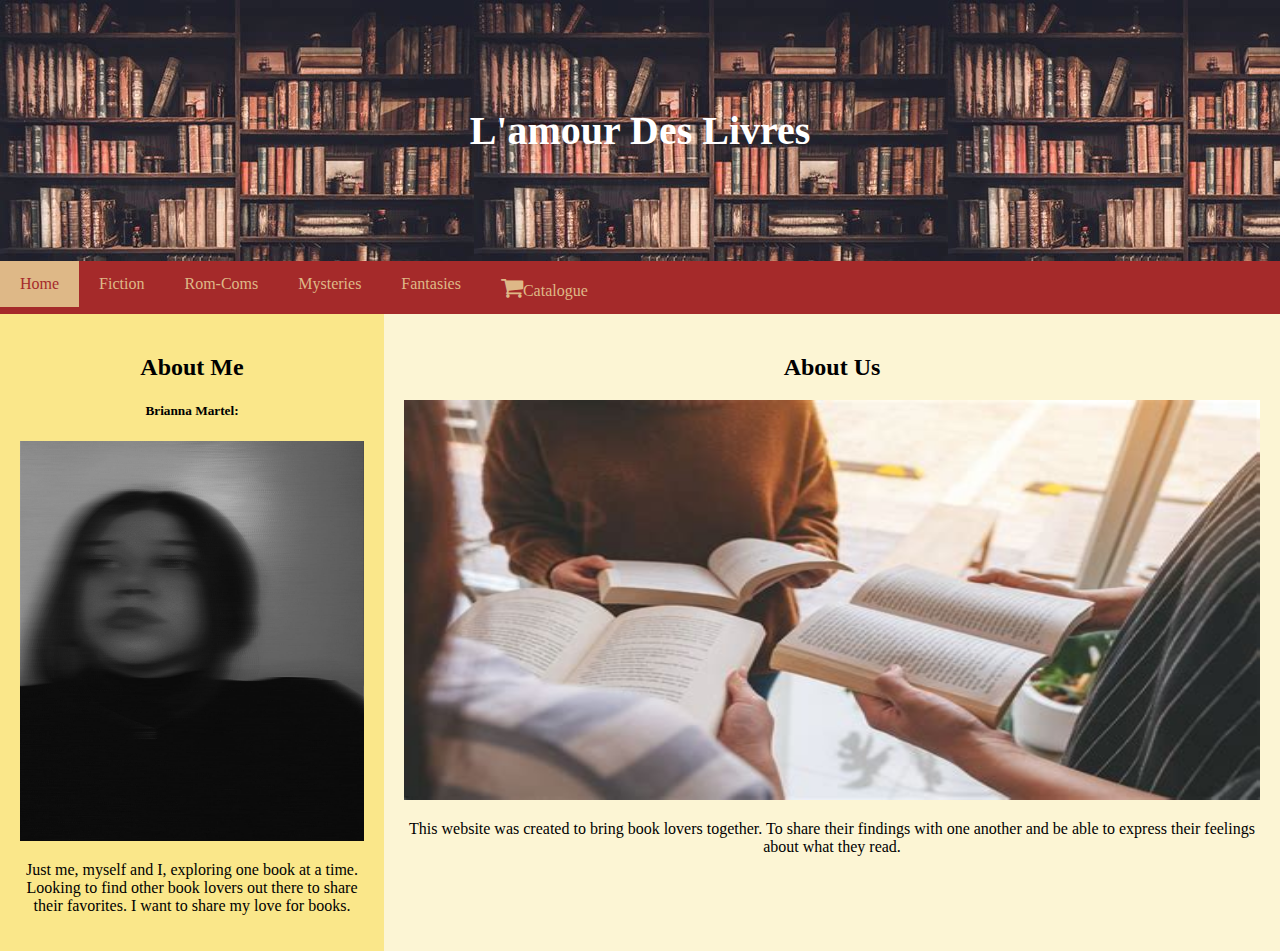
<file: index.html>
<!DOCTYPE html>
<html lang="en">
<head>
<title>Homepage</title>
<meta charset="UTF-8">
<meta name="viewport" content="width=device-width, initial-scale=1">
<link rel="stylesheet" href="https://cdnjs.cloudflare.com/ajax/libs/font-awesome/4.6.3/css/font-awesome.min.css">
<style>
* {
  box-sizing: border-box;
}

body {
  font-family: 'Times New Roman', Times, serif;
  margin: 0;
}

.header {
  padding: 80px;
  text-align: center;
  background-image: url(imgs/books.jpg);
  color: white;
}


.header h1 {
  font-size: 40px;
}

.navbar {
  overflow: hidden;
  background-color: brown;
  position: sticky;
  position: -webkit-sticky;
  top: 0;
}

.navbar a {
  float: left;
  display: block;
  color: burlywood;
  text-align: center;
  padding: 14px 20px;
  text-decoration: none;
}


.navbar a.right {
  float: right;
}


.navbar a:hover {
  background-color: #fdf7e9;
  color: black;
}


.navbar a.active {
  background-color: burlywood;
  color: brown;
}


.row {  
  display: -ms-flexbox; 
  display: flex;
  -ms-flex-wrap: wrap;
  flex-wrap: wrap;
}

.side {
  -ms-flex: 30%; 
  flex: 30%;
  background-color:rgb(250, 231, 138);
  padding: 20px;
  text-align: center;
}


.main {   
  -ms-flex: 70%; 
  flex: 70%;
  background-color:rgb(252, 245, 212);
  padding: 20px;
  text-align: center;
}




@media screen and (max-width: 700px) {
  .row {   
    flex-direction: column;
  }
}

@media screen and (max-width: 400px) {
  .navbar a {
    float: none;
    width: 100%;
  }
}
</style>
</head>
<body>

<div class="header">
  <h1>L'amour Des Livres</h1>
 </div>

<div class="navbar">
  <a href="index.html" class="active">Home</a>
  <a href="page2.html">Fiction</a>
  <a href="page3.html">Rom-Coms</a>
  <a href="page4.html">Mysteries</a>
  <a href="page5.html">Fantasies</a>
  <a href="page6.html"><i style="font-size:24px" class="fa">&#xf07a;</i>Catalogue</a>
</div>

<div class="row">
  <div class="side">
    <h2>About Me</h2>
    <h5>Brianna Martel:</h5>
    <img src="imgs/IMG_2675.png" alt="wd" style="width:100%;height:400px;">
    <p>Just me, myself and I, exploring one book at a time. Looking to find other book lovers out there to share their favorites. I want to share my love for books.</p>
  </div>
  <div class="main">
    <h2>About Us</h2>
    <img src="imgs/btalk.jpg" alt="tk" style="width:100%; height:400px;">
    <p>This website was created to bring book lovers together. To share their findings with one another and be able to express their feelings about what they read.</p>
  
    <br>
   </div>
</div>

</body>
</html>
</file>
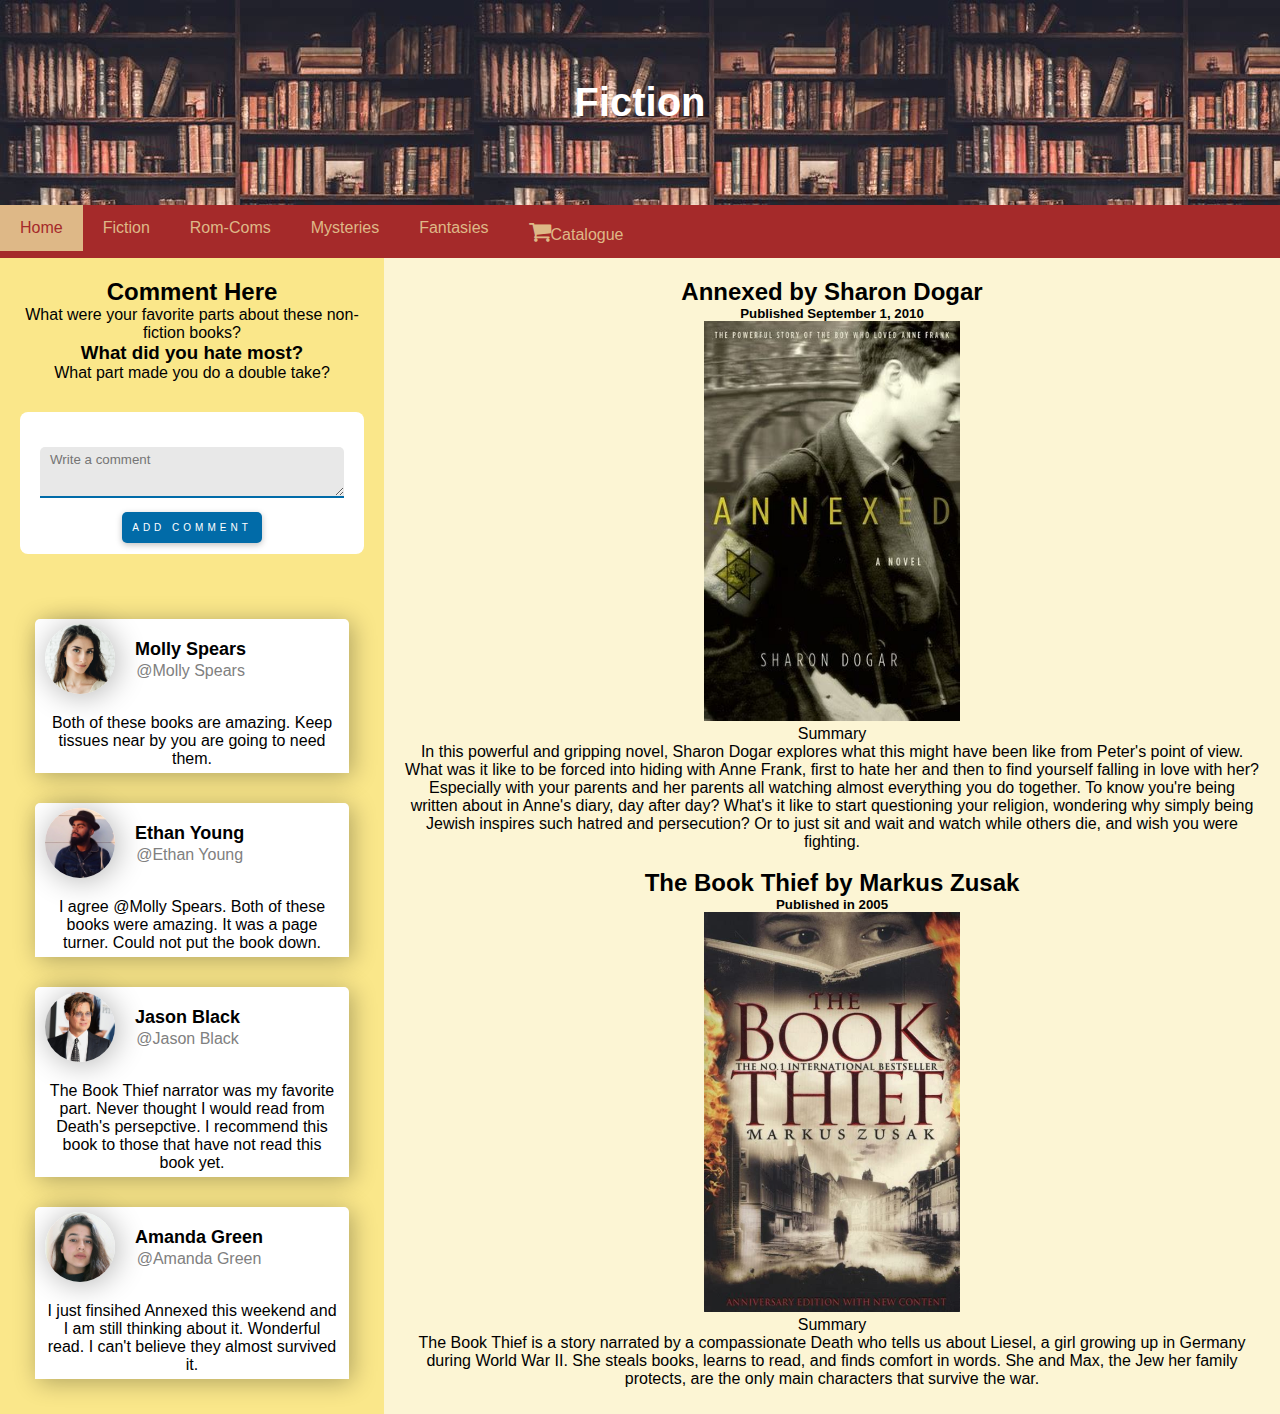
<file: page2.html>
<!DOCTYPE html>
<html lang="en">
<head>
<title>Fiction</title>
<meta charset="UTF-8">
<meta name="viewport" content="width=device-width, initial-scale=1">
<link rel="stylesheet" href="index.css">
<link rel="stylesheet" href="comment.css">
<link rel="stylesheet" href="style.css">
<link rel="stylesheet" href="https://cdnjs.cloudflare.com/ajax/libs/font-awesome/4.6.3/css/font-awesome.min.css">
</head>
<body>
    <div class="header">
        <h1>Fiction</h1>
    </div>
    <div class="navbar">
        <a href="index.html" class="active">Home</a> <a href="page2.html">Fiction</a> <a href="page3.html">Rom-Coms</a> <a href="page4.html">Mysteries</a> <a href="page5.html">Fantasies</a> <a href="page6.html"><i style="font-size:24px" class="fa">&#xf07a;</i>Catalogue</a>
      </div>
      <div class="row">
        <div class="side">
            <h2>Comment Here</h2>
          <p>What were your favorite parts about these non-fiction books?</p>
          <h3>What did you hate most?</h3>
          <p>What part made you do a double take?</p>
            <div id="app">
                <div class="container">
                  <div class="row">
                    <div class="col-6">
                      <div class="comment">
                      </div>
                    </div>
                  </div>
                  <div class="row">
                    <div class="col-6">
                  <textarea class="input" placeholder="Write a comment" ></textarea>
                      <button class='primaryContained float-right' type="submit">Add Comment</button>
                    </div>
                  </div>
                </div>
            </div>
              <div class="main-box">
                <div class="full-boxer">
                    <div class="comment-box">
                        <div class="box-top">
                            <div class="Profile">
                                <div class="profile-image">
                                    <img src="imgs/1.jpg" alt="kk">
                                </div>
                                <div class="Name">
                                    <strong>Molly Spears</strong>
                                    <span>@Molly Spears</span>
                                </div>
                            </div>
                        </div>
                        <div class="comment">
                            <p> Both of these books are amazing. Keep tissues near by you are going to need them.</p>
                        </div>
                    </div>
        
                    <div class="comment-box">
                        <div class="box-top">
                            <div class="Profile">
                                <div class="profile-image">
                                    <img src="imgs/a.jpg" alt="kk">
                                </div>
                                <div class="Name">
                                    <strong>Ethan Young</strong>
                                    <span>@Ethan Young</span>
                                </div>
                            </div>
                        </div>
                        <div class="comment">
                            <p> I agree @Molly Spears. Both of these books were amazing. It was a page turner. Could not put the book down.</p> 
                        </div>
                    </div>
        
                    <div class="comment-box">
                        <div class="box-top">
                            <div class="Profile">
                                <div class="profile-image">
                                    <img src="imgs/b.jpg" alt="kk">
                                </div>
                                <div class="Name">
                                    <strong>Jason Black</strong>
                                    <span>@Jason Black</span>
                                </div>
                            </div>
                        </div>
                        <div class="comment">
                            <p> The Book Thief narrator was my favorite part. Never thought I would read from Death's persepctive. I recommend this book to those that have not read this book yet.</p>
                        </div>
                    </div>
        
                    <div class="comment-box">
                        <div class="box-top">
                            <div class="Profile">
                                <div class="profile-image">
                                    <img src="imgs/2.jpg" alt="kk">
                                </div>
                                <div class="Name">
                                    <strong>Amanda Green</strong>
                                    <span>@Amanda Green</span>
                                </div>
                            </div>
                        </div>
                        <div class="comment">
                            <p>
                                I just finsihed Annexed this weekend and I am still thinking about it. Wonderful read. I can't believe they almost survived it.
                            </p>
                        </div>
                    </div>
                </div>
            </div>
        </div>
       <div class="main">
    <h2>Annexed by Sharon Dogar</h2>
    <h5>Published September 1, 2010</h5>
    <img src="imgs/annexed.jpg" alt="" style="width:30%;height:400px;">
    <p>Summary</p>
    <p>In this powerful and gripping novel, Sharon Dogar explores what this might have been like from Peter's point of view. What was it like to be forced into hiding with Anne Frank, first to hate her and then to find yourself falling in love with her? Especially with your parents and her parents all watching almost everything you do together. To know you're being written about in Anne's diary, day after day? What's it like to start questioning your religion, wondering why simply being Jewish inspires such hatred and persecution? Or to just sit and wait and watch while others die, and wish you were fighting.</p>
    <br>
    <h2>The Book Thief by Markus Zusak</h2>
    <h5>Published in 2005</h5>
    <img src="imgs/book_thief.jpg" alt="" style="width:30%;height:400px;">
    <p>Summary</p>
    <p>The Book Thief is a story narrated by a compassionate Death who tells us about Liesel, a girl growing up in Germany during World War II. She steals books, learns to read, and finds comfort in words. She and Max, the Jew her family protects, are the only main characters that survive the war.</p>
  </div>
</div>
</file>
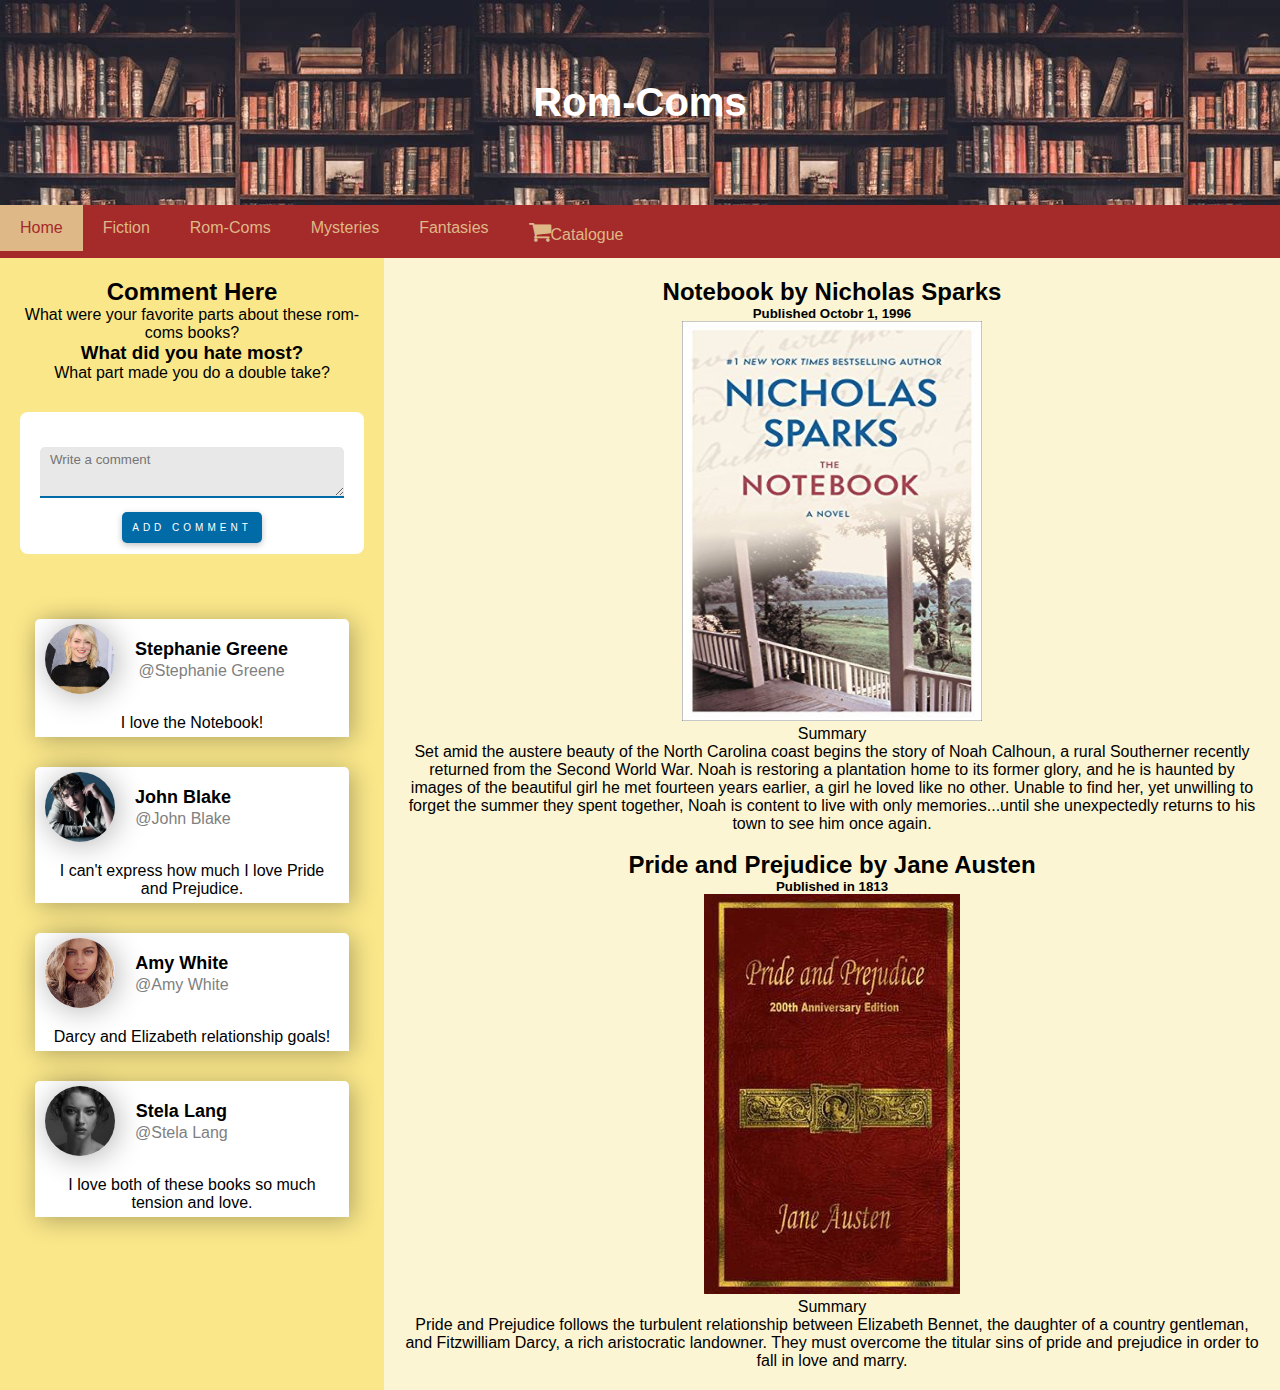
<file: page3.html>
<!DOCTYPE html>
<html lang="en">
<head>
<title>Rom-Coms</title>
<meta charset="UTF-8">
<meta name="viewport" content="width=device-width, initial-scale=1">
<link rel="stylesheet" href="index.css">
<link rel="stylesheet" href="comment.css">
<link rel="stylesheet" href="style.css">
<link rel="stylesheet" href="https://cdnjs.cloudflare.com/ajax/libs/font-awesome/4.6.3/css/font-awesome.min.css">
</head>
<body>
    <div class="header">
        <h1>Rom-Coms</h1>
    </div>
    <div class="navbar">
        <a href="index.html" class="active">Home</a> <a href="page2.html">Fiction</a> <a href="page3.html">Rom-Coms</a> <a href="page4.html">Mysteries</a> <a href="page5.html">Fantasies</a> <a href="page6.html"><i style="font-size:24px" class="fa">&#xf07a;</i>Catalogue</a>
      </div>
      <div class="row">
        <div class="side">
            <h2>Comment Here</h2>
          <p>What were your favorite parts about these rom-coms books?</p>
          <h3>What did you hate most?</h3>
          <p>What part made you do a double take?</p>
            <div id="app">
                <div class="container">
                  <div class="row">
                    <div class="col-6">
                      <div class="comment">
                      </div>
                    </div>
                  </div>
                  <div class="row">
                    <div class="col-6">
                  <textarea class="input" placeholder="Write a comment" ></textarea>
                      <button class='primaryContained float-right' type="submit">Add Comment</button>
                    </div>
                  </div>
                </div>
            </div>
              <div class="main-box">
                <div class="full-boxer">
                    <div class="comment-box">
                        <div class="box-top">
                            <div class="Profile">
                                <div class="profile-image">
                                    <img src="imgs/1b.jpg" alt="kk">
                                </div>
                                <div class="Name">
                                    <strong>Stephanie Greene</strong>
                                    <span>@Stephanie Greene</span>
                                </div>
                            </div>
                        </div>
                        <div class="comment">
                            <p> I love the Notebook!</p>
                        </div>
                    </div>
        
                    <div class="comment-box">
                        <div class="box-top">
                            <div class="Profile">
                                <div class="profile-image">
                                    <img src="imgs/2a.jpg" alt="kk">
                                </div>
                                <div class="Name">
                                    <strong>John Blake</strong>
                                    <span>@John Blake</span>
                                </div>
                            </div>
                        </div>
                        <div class="comment">
                            <p> I can't express how much I love Pride and Prejudice.</p> 
                        </div>
                    </div>
        
                    <div class="comment-box">
                        <div class="box-top">
                            <div class="Profile">
                                <div class="profile-image">
                                    <img src="imgs/1c.jpg" alt="kk">
                                </div>
                                <div class="Name">
                                    <strong>Amy White</strong>
                                    <span>@Amy White</span>
                                </div>
                            </div>
                        </div>
                        <div class="comment">
                            <p>Darcy and Elizabeth relationship goals!</p>
                        </div>
                    </div>
        
                    <div class="comment-box">
                        <div class="box-top">
                            <div class="Profile">
                                <div class="profile-image">
                                    <img src="imgs/1d.jpg" alt="kk">
                                </div>
                                <div class="Name">
                                    <strong>Stela Lang</strong>
                                    <span>@Stela Lang</span>
                                </div>
                            </div>
                        </div>
                        <div class="comment">
                            <p> I love both of these books so much tension and love.</p>
                        </div>
                    </div>
                </div>
            </div>
        </div>
       <div class="main">
    <h2>Notebook by Nicholas Sparks</h2>
    <h5>Published Octobr 1, 1996</h5>
    <img src="imgs/notebook.jpg" alt="" style="width:35%;height:400px;">
    <p>Summary</p>
    <p>Set amid the austere beauty of the North Carolina coast begins the story of Noah Calhoun, a rural Southerner recently returned from the Second World War. Noah is restoring a plantation home to its former glory, and he is haunted by images of the beautiful girl he met fourteen years earlier, a girl he loved like no other. Unable to find her, yet unwilling to forget the summer they spent together, Noah is content to live with only memories...until she unexpectedly returns to his town to see him once again.</p>
    <br>
    <h2>Pride and Prejudice by Jane Austen</h2>
    <h5>Published in 1813</h5>
    <img src="imgs/pride.jpg" alt="" style="width:30%;height:400px;">
    <p>Summary</p>
    <p>Pride and Prejudice follows the turbulent relationship between Elizabeth Bennet, the daughter of a country gentleman, and Fitzwilliam Darcy, a rich aristocratic landowner. They must overcome the titular sins of pride and prejudice in order to fall in love and marry.</p>
  </div>
</div>
</file>
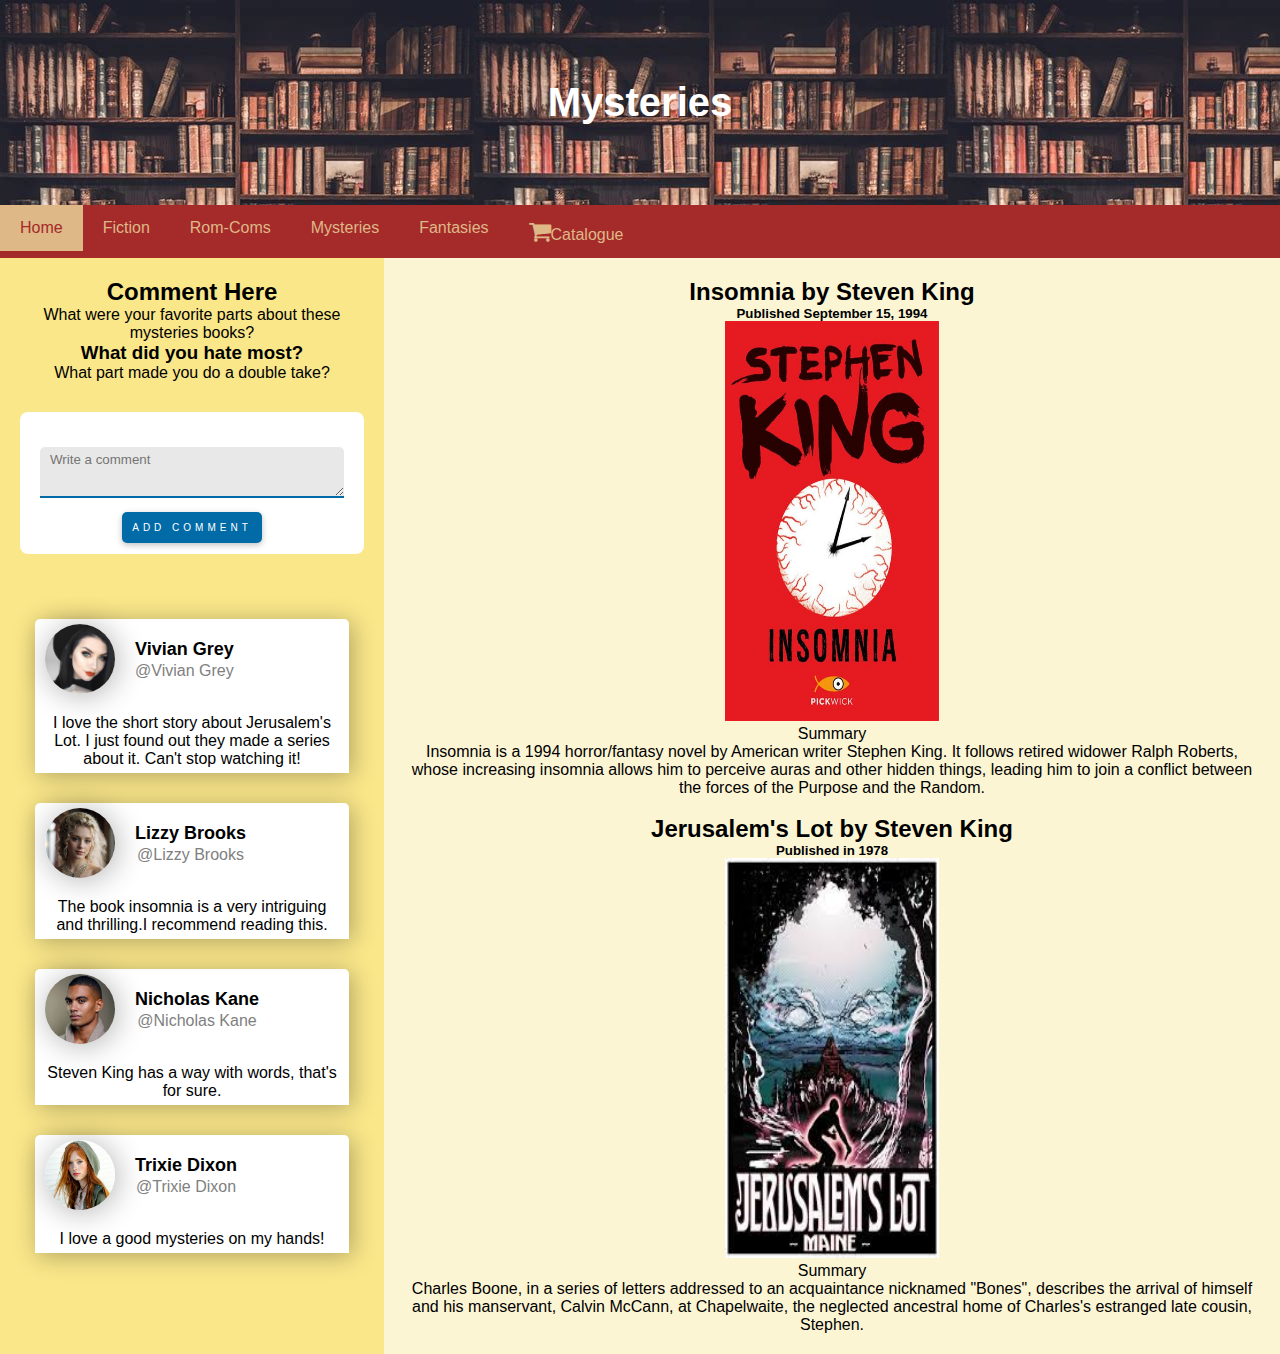
<file: page4.html>
<!DOCTYPE html>
<html lang="en">
<head>
<title>Mysteries</title>
<meta charset="UTF-8">
<meta name="viewport" content="width=device-width, initial-scale=1">
<link rel="stylesheet" href="index.css">
<link rel="stylesheet" href="comment.css">
<link rel="stylesheet" href="style.css">
<link rel="stylesheet" href="https://cdnjs.cloudflare.com/ajax/libs/font-awesome/4.6.3/css/font-awesome.min.css">
</head>
<body>
    <div class="header">
        <h1>Mysteries</h1>
    </div>
    <div class="navbar">
        <a href="index.html" class="active">Home</a> <a href="page2.html">Fiction</a> <a href="page3.html">Rom-Coms</a> <a href="page4.html">Mysteries</a> <a href="page5.html">Fantasies</a> <a href="page6.html"><i style="font-size:24px" class="fa">&#xf07a;</i>Catalogue</a>
      </div>
      <div class="row">
        <div class="side">
            <h2>Comment Here</h2>
          <p>What were your favorite parts about these mysteries books?</p>
          <h3>What did you hate most?</h3>
          <p>What part made you do a double take?</p>
            <div id="app">
                <div class="container">
                  <div class="row">
                    <div class="col-6">
                      <div class="comment">
                      </div>
                    </div>
                  </div>
                  <div class="row">
                    <div class="col-6">
                  <textarea class="input" placeholder="Write a comment" ></textarea>
                      <button class='primaryContained float-right' type="submit">Add Comment</button>
                    </div>
                  </div>
                </div>
            </div>
              <div class="main-box">
                <div class="full-boxer">
                    <div class="comment-box">
                        <div class="box-top">
                            <div class="Profile">
                                <div class="profile-image">
                                    <img src="imgs/3b.jpg" alt="kk">
                                </div>
                                <div class="Name">
                                    <strong>Vivian Grey</strong>
                                    <span>@Vivian Grey</span>
                                </div>
                            </div>
                        </div>
                        <div class="comment">
                            <p> I love the short story about Jerusalem's Lot. I just found out they made a series about it. Can't stop watching it!</p>
                        </div>
                    </div>
        
                    <div class="comment-box">
                        <div class="box-top">
                            <div class="Profile">
                                <div class="profile-image">
                                    <img src="imgs/4b.jpg" alt="kk">
                                </div>
                                <div class="Name">
                                    <strong>Lizzy Brooks</strong>
                                    <span>@Lizzy Brooks</span>
                                </div>
                            </div>
                        </div>
                        <div class="comment">
                            <p> The book insomnia is a very intriguing and thrilling.I recommend reading this.</p>  
                    </div>
                </div>
        
                    <div class="comment-box">
                        <div class="box-top">
                            <div class="Profile">
                                <div class="profile-image">
                                    <img src="imgs/2b.jpg" alt="kk">
                                </div>
                                <div class="Name">
                                    <strong>Nicholas Kane</strong>
                                    <span>@Nicholas Kane</span>
                                </div>
                            </div>
                        </div>
                        <div class="comment">
                            <p> Steven King has a way with words, that's for sure.</p>
                        </div>
                    </div>
        
                    <div class="comment-box">
                        <div class="box-top">
                            <div class="Profile">
                                <div class="profile-image">
                                    <img src="imgs/3c.jpg" alt="kk">
                                </div>
                                <div class="Name">
                                    <strong>Trixie Dixon</strong>
                                    <span>@Trixie Dixon</span>
                                </div>
                            </div>
                        </div>
                        <div class="comment">
                            <p> I love a good mysteries on my hands!</p>
                        </div>
                    </div>
                </div>
            </div>
        </div>
       <div class="main">
    <h2>Insomnia by Steven King</h2>
    <h5>Published September 15, 1994</h5>
    <img src="imgs/insomnia.jpg" alt="" style="width:25%;height:400px;">
    <p>Summary</p>
    <p>Insomnia is a 1994 horror/fantasy novel by American writer Stephen King. It follows retired widower Ralph Roberts, whose increasing insomnia allows him to perceive auras and other hidden things, leading him to join a conflict between the forces of the Purpose and the Random.</p>
    <br>
    <h2>Jerusalem's Lot by Steven King</h2>
    <h5>Published in 1978</h5>
    <img src="imgs/lot.jpg" alt="" style="width:25%;height:400px;">
    <p>Summary</p>
    <p>Charles Boone, in a series of letters addressed to an acquaintance nicknamed "Bones", describes the arrival of himself and his manservant, Calvin McCann, at Chapelwaite, the neglected ancestral home of Charles's estranged late cousin, Stephen.</p>
  </div>
</div>
</file>
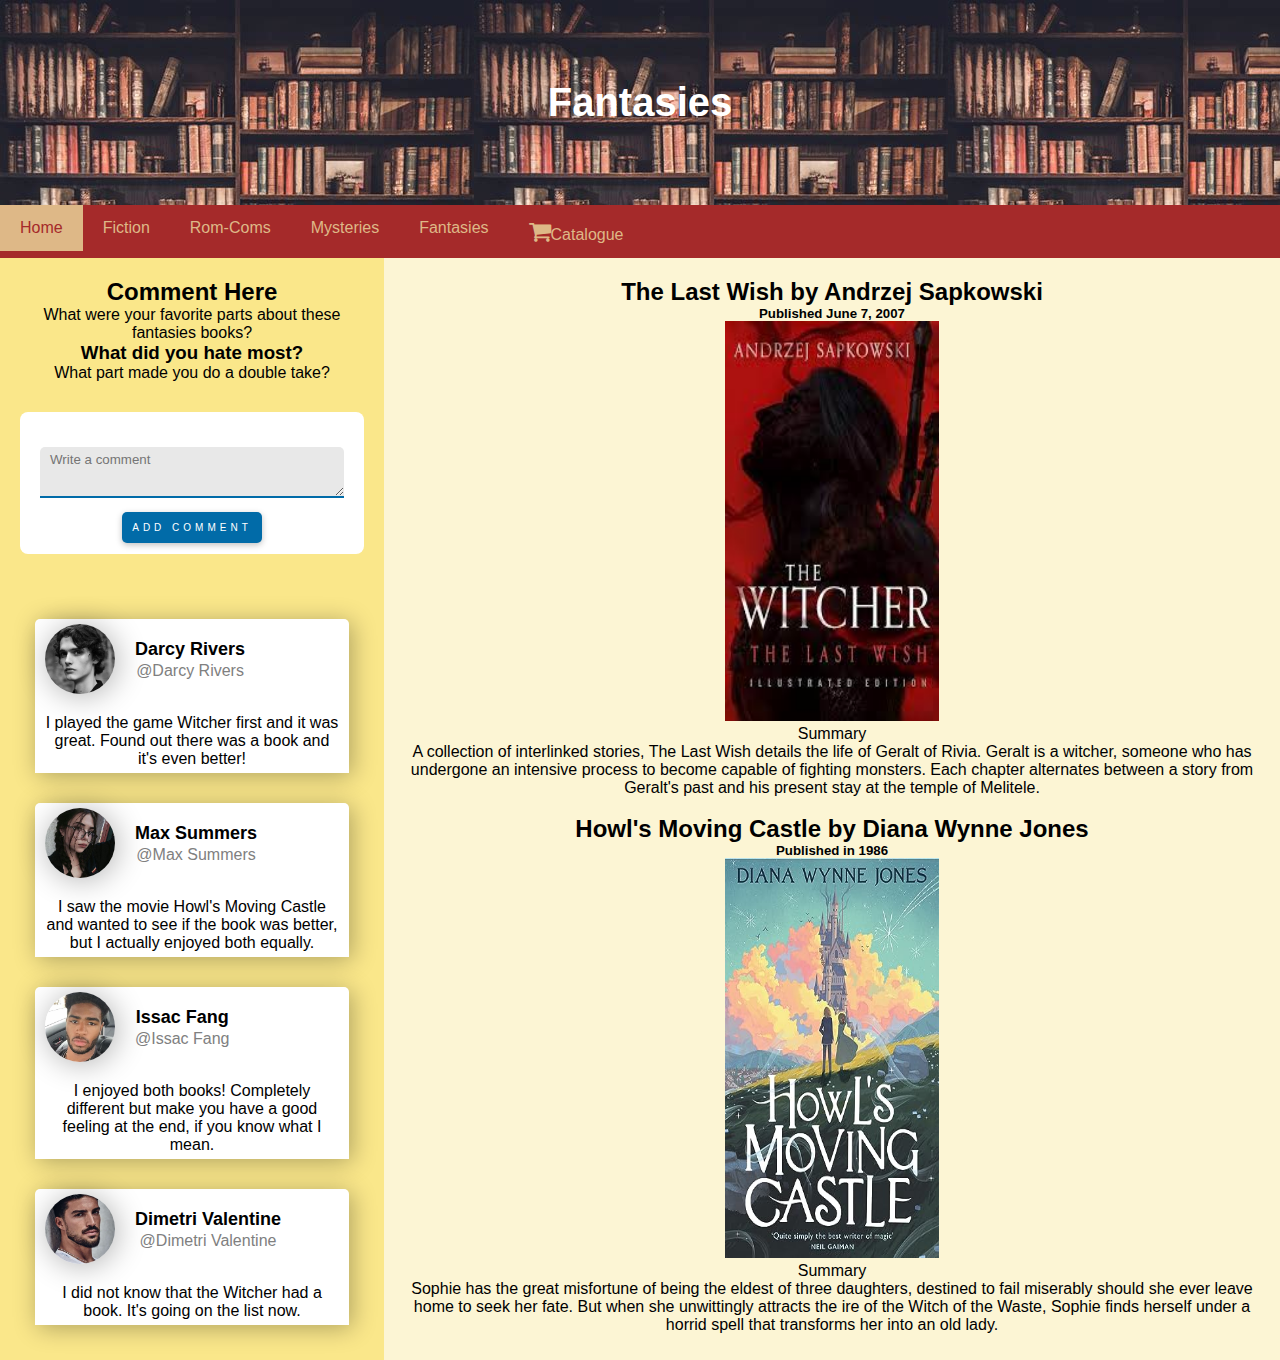
<file: page5.html>
<!DOCTYPE html>
<html lang="en">
<head>
<title>Fantasies</title>
<meta charset="UTF-8">
<meta name="viewport" content="width=device-width, initial-scale=1">
<link rel="stylesheet" href="index.css">
<link rel="stylesheet" href="comment.css">
<link rel="stylesheet" href="style.css">
<link rel="stylesheet" href="https://cdnjs.cloudflare.com/ajax/libs/font-awesome/4.6.3/css/font-awesome.min.css">
</head>
<body>
    <div class="header">
        <h1>Fantasies</h1>
    </div>
    <div class="navbar">
        <a href="index.html" class="active">Home</a> <a href="page2.html">Fiction</a> <a href="page3.html">Rom-Coms</a> <a href="page4.html">Mysteries</a> <a href="page5.html">Fantasies</a> <a href="page6.html"><i style="font-size:24px" class="fa">&#xf07a;</i>Catalogue</a>
      </div>
      <div class="row">
        <div class="side">
            <h2>Comment Here</h2>
          <p>What were your favorite parts about these fantasies books?</p>
          <h3>What did you hate most?</h3>
          <p>What part made you do a double take?</p>
            <div id="app">
                <div class="container">
                  <div class="row">
                    <div class="col-6">
                      <div class="comment">
                      </div>
                    </div>
                  </div>
                  <div class="row">
                    <div class="col-6">
                  <textarea class="input" placeholder="Write a comment" ></textarea>
                      <button class='primaryContained float-right' type="submit">Add Comment</button>
                    </div>
                  </div>
                </div>
            </div>
              <div class="main-box">
                <div class="full-boxer">
                    <div class="comment-box">
                        <div class="box-top">
                            <div class="Profile">
                                <div class="profile-image">
                                    <img src="imgs/2c.jpg" alt="kk">
                                </div>
                                <div class="Name">
                                    <strong>Darcy Rivers</strong>
                                    <span>@Darcy Rivers</span>
                                </div>
                            </div>
                        </div>
                        <div class="comment">
                            <p> I played the game Witcher first and it was great. Found out there was a book and it's even better! </p>
                        </div>
                    </div>
        
                    <div class="comment-box">
                        <div class="box-top">
                            <div class="Profile">
                                <div class="profile-image">
                                    <img src="imgs/4a.jpg" alt="kk">
                                </div>
                                <div class="Name">
                                    <strong>Max Summers</strong>
                                    <span>@Max Summers</span>
                                </div>
                            </div>
                        </div>
                        <div class="comment">
                            <p> I saw the movie Howl's Moving Castle and wanted to see if the book was better, but I actually enjoyed both equally.</p> 
                        </div>
                    </div>
        
                    <div class="comment-box">
                        <div class="box-top">
                            <div class="Profile">
                                <div class="profile-image">
                                    <img src="imgs/2d.jpg" alt="kk">
                                </div>
                                <div class="Name">
                                    <strong>Issac Fang</strong>
                                    <span>@Issac Fang</span>
                                </div>
                            </div>
                        </div>
                        <div class="comment">
                            <p>I enjoyed both books! Completely different but make you have a good feeling at the end, if you know what I mean.</p>
                        </div>
                    </div>
        
                    <div class="comment-box">
                        <div class="box-top">
                            <div class="Profile">
                                <div class="profile-image">
                                    <img src="imgs/3a.jpg" alt="kk">
                                </div>
                                <div class="Name">
                                    <strong>Dimetri Valentine</strong>
                                    <span>@Dimetri Valentine</span>
                                </div>
                            </div>
                        </div>
                        <div class="comment">
                            <p>
                               I did not know that the Witcher had a book. It's going on the list now. </p>
                        </div>
                    </div>
                </div>
            </div>
        </div>
       <div class="main">
    <h2>The Last Wish by Andrzej Sapkowski</h2>
    <h5>Published June 7, 2007</h5>
    <img src="imgs/witcher.jpg" alt="" style="width:25%;height:400px;">
    <p>Summary</p>
    <p>A collection of interlinked stories, The Last Wish details the life of Geralt of Rivia. Geralt is a witcher, someone who has undergone an intensive process to become capable of fighting monsters. Each chapter alternates between a story from Geralt's past and his present stay at the temple of Melitele.</p>
    <br>
    <h2>Howl's Moving Castle by Diana Wynne Jones</h2>
    <h5>Published in 1986</h5>
    <img src="imgs/howls.jpg" alt="" style="width:25%;height:400px;">
    <p>Summary</p>
    <p>Sophie has the great misfortune of being the eldest of three daughters, destined to fail miserably should she ever leave home to seek her fate. But when she unwittingly attracts the ire of the Witch of the Waste, Sophie finds herself under a horrid spell that transforms her into an old lady.</p>
  </div>
</div>
</file>
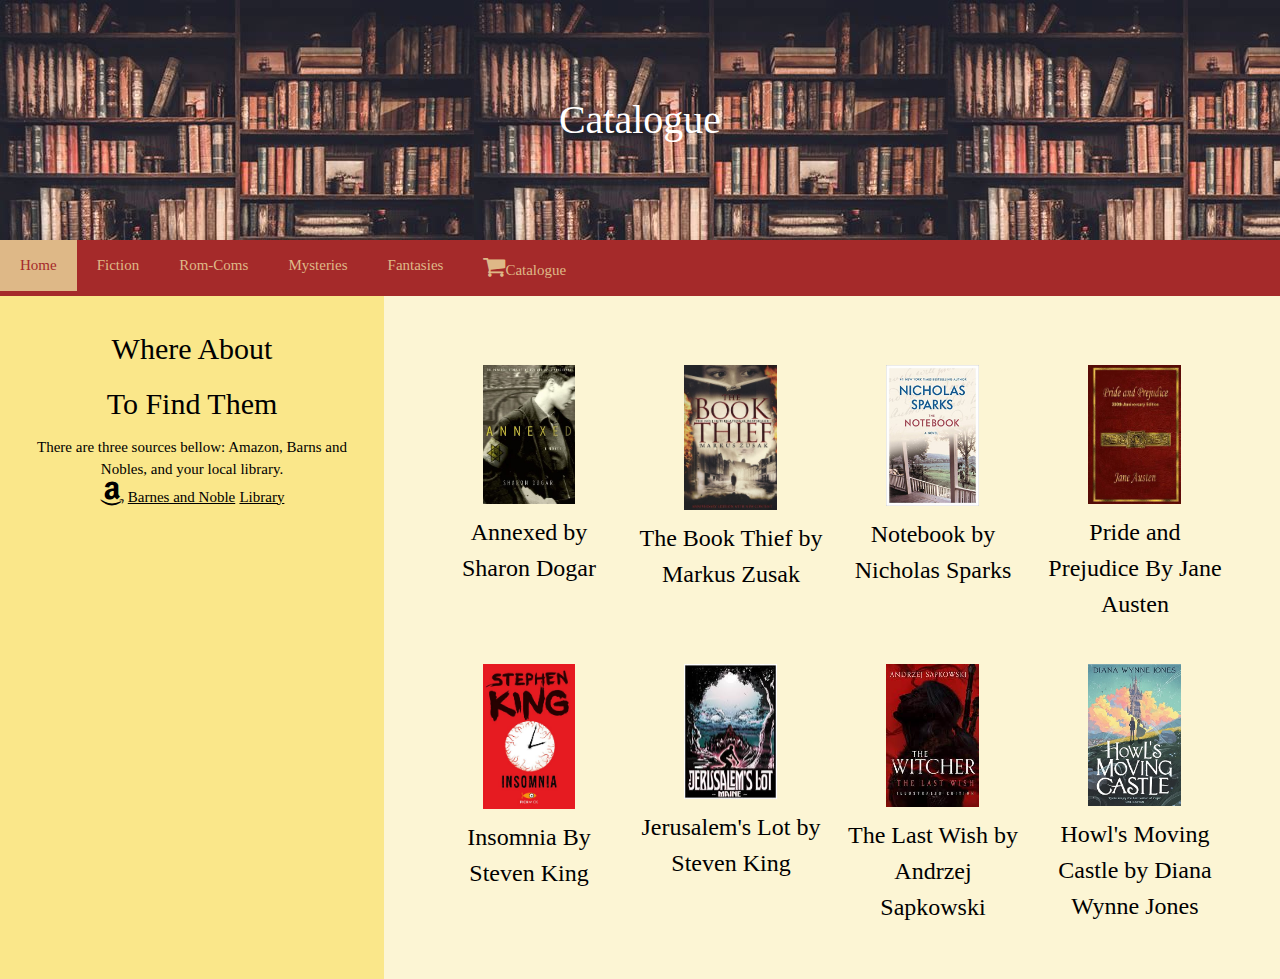
<file: page6.html>
<!DOCTYPE html>
<html lang="en">
<head>
<title>Catalogue</title>
<meta charset="UTF-8">
<meta name="viewport" content="width=device-width, initial-scale=1">
<link rel="stylesheet" href="index.css">
<link rel="stylesheet" href="comment.css">
<link rel="stylesheet" href="style.css">
<link rel="stylesheet" href="https://cdnjs.cloudflare.com/ajax/libs/font-awesome/4.6.3/css/font-awesome.min.css">
<link rel="stylesheet" href="https://www.w3schools.com/w3css/4/w3.css">
<style>
  body, h1, h2, h3, p, a {
    font-family: 'Times New Roman', Times, serif;
  }
</style>
</head>
<body></body>
    <div class="header">
        <h1>Catalogue</h1>
    </div>
    <div class="navbar">
        <a href="index.html" class="active">Home</a> <a href="page2.html">Fiction</a> <a href="page3.html">Rom-Coms</a> <a href="page4.html">Mysteries</a> <a href="page5.html">Fantasies</a> <a href="page6.html"><i style="font-size:24px" class="fa">&#xf07a;</i>Catalogue</a>
    </div>
    <div class="row">
        <div class="side">
          <h2>Where About</h2>
          <h2>To Find Them</h2>
          <p>There are three sources bellow: Amazon, Barns and Nobles, and your local library.</p>
        <a href="https://www.amazon.com/gp/browse.html?node=283155&ref_=nav_em__bo_t3_0_2_13_2">
          <i style="font-size:24px" class="fa">&#xf270;</i></a>
          <a href="https://www.barnesandnoble.com/"> Barnes and Noble</a> 
          <a href="https://nashualibrary.org/"> Library</a>
        </div>
        <div class="main">
           <div class="w3-main w3-content w3-padding" style="max-width:1200px;margin-top:25px"> 

            <!-- First Photo Grid-->
            <div class="w3-row-padding w3-padding-16 w3-center" id="food">
              <div class="w3-quarter">
                <img src="imgs/annexed.jpg" alt="Sandwich" style="width:50%">
                <h3>Annexed by Sharon Dogar</h3>
                <!-- <p>Just some random text, lorem ipsum text praesent tincidunt ipsum lipsum.</p> -->
              </div>
              <div class="w3-quarter ">
                <img src="imgs/book_thief.jpg" alt="Steak" style="width:50%">
                <h3>The Book Thief by Markus Zusak</h3>
                <!-- <p>Once again, some random text to lorem lorem lorem lorem ipsum text praesent tincidunt ipsum lipsum.</p> -->
              </div>
              <div class="w3-quarter ">
                <img src="imgs/notebook.jpg" alt="Cherries"style="width:50%">
                <h3>Notebook by Nicholas Sparks</h3>
                <!-- <p>Lorem ipsum text praesent tincidunt ipsum lipsum.</p> -->
                <!-- <p>What else?</p> -->
              </div>
              <div class="w3-quarter ">
                <img src="imgs/pride.jpg" alt="Pasta and Wine"style="width:50%" >
                <h3>Pride and Prejudice By Jane Austen</h3>
                 <!-- <p>Lorem ipsum text praesent tincidunt ipsum lipsum.</p>  -->
              </div>
            </div>
            
            <!-- Second Photo Grid-->
            <div class="w3-row-padding w3-padding-16 w3-center">
              <div class="w3-quarter">
                <img src="imgs/insomnia.jpg" alt="Popsicle" style="width:50%">
                <h3>Insomnia By Steven King</h3>
                <!-- <p>Lorem ipsum text praesent tincidunt ipsum lipsum.</p> -->
              </div>
              <div class="w3-quarter">
                <img src="imgs/lot.jpg" alt="Salmon" style="width:50%">
                <h3>Jerusalem's Lot by Steven King</h3>
                <!-- <p>Once again, some random text to lorem lorem lorem lorem ipsum text praesent tincidunt ipsum lipsum.</p> -->
              </div>
              <div class="w3-quarter">
                <img src="imgs/witcher.jpg" alt="Sandwich" style="width:50%">
                <h3>The Last Wish by Andrzej Sapkowski</h3>
                <!-- <p>Just some random text, lorem ipsum text praesent tincidunt ipsum lipsum.</p> -->
              </div>
              <div class="w3-quarter">
                <img src="imgs/howls.jpg" alt="Croissant" style="width:50%">
                <h3>Howl's Moving Castle by Diana Wynne Jones</h3>
                <!-- <p>Lorem lorem lorem lorem ipsum text praesent tincidunt ipsum lipsum.</p> -->
              </div>
            </div>
          </div>
        </div>

      
      </body>
      </html>
</file>
<file: index.css>
* {
  box-sizing: border-box;
}

body {
  font-family: "Times New Roman", Times, serif;
  margin: 0;
}

.header {
  padding: 80px;
  text-align: center;
  background-image: url(imgs/books.jpg);
  color: white;
}

.header h1 {
  font-size: 40px;
}

.navbar {
  overflow: hidden;
  background-color: brown;
  position: sticky;
  position: -webkit-sticky;
  top: 0;
}

.navbar a {
  float: left;
  display: block;
  color: burlywood;
  text-align: center;
  padding: 14px 20px;
  text-decoration: none;
}

.navbar a.right {
  float: right;
}

.navbar a:hover {
  background-color: #fdf7e9;
  color: black;
}

.navbar a.active {
  background-color: burlywood;
  color: brown;
}

.row {
  display: -ms-flexbox;
  display: flex;
  -ms-flex-wrap: wrap;
  flex-wrap: wrap;
}

.side {
  -ms-flex: 30%;
  flex: 30%;
  background-color: rgb(250, 231, 138);
  padding: 20px;
  text-align: center;
}

.main {
  -ms-flex: 70%;
  flex: 70%;
  background-color: rgb(252, 245, 212);
  padding: 20px;
  text-align: center;
}

@media screen and (max-width: 700px) {
  .row {
    flex-direction: column;
  }
}

@media screen and (max-width: 400px) {
  .navbar a {
    float: none;
    width: 100%;
  }
}
</file>
<file: comment.css>
.container {
  max-width: 640px;
  margin: 30px auto;
  background: #fff;
  border-radius: 8px;
  padding: 20px;
}
.comment {
  display: block;
  transition: all 1s;
}
.commentClicked {
  min-height: 0px;
  border: 1px solid #eee;
  border-radius: 5px;
  padding: 5px 10px
}
.container textarea {
  width: 100%;
  border: none;
  background: #E8E8E8;
  padding: 5px 10px;
  height: 50%;
  border-radius: 5px 5px 0px 0px;
  border-bottom: 2px solid #016BA8;
  transition: all 0.5s;
  margin-top: 15px;
}
button.primaryContained {
  background: #016ba8;
  color: #fff;
  padding: 10px 10px;
  border: none;
  margin-top: 10px;
  cursor: pointer;
  text-transform: uppercase;
  letter-spacing: 4px;
  box-shadow: 0px 2px 6px 0px rgba(0, 0, 0, 0.25);
  transition: 1s all;
  font-size: 10px;
  border-radius: 5px;
}
button.primaryContained:hover {
  background: #9201A8;
}
</file>
<file: style.css>
* {
    margin: 0;
    padding: 0;
    box-sizing: border-box;
    font-family: sans-serif;
  }
  
  .main-box {
    display: flex;
    flex-direction: column;
    align-items: center;
    justify-content: center;
    width: 100%;
    margin-top: 50px;
  }
  
  .full-boxer {
    display: flex;
    flex-wrap: wrap;
    justify-content: center;
    align-items: center;
    width: 100%;
  }
  
  .box-top {
    display: flex;
    justify-content: space-between;
    align-items: center;
    margin-bottom: 20px;
  }
  
  .comment-box:hover {
    margin-top: 12px;
  }
  
  .comment-box {
    width: 100%;
    background: white;
    padding: 5px 10px;
    margin: 15px;
    border-radius: 5px 5px 0px 0px;
    cursor: pointer;
    box-shadow: 3px 3px 25px rgba(0, 0, 0, 0.3);
  }
  
  .Profile {
    display: flex;
    align-items: center;
  }
  
  .profile-image {
    width: 70px;
    height: 70px;
    box-shadow: 2px 2px 30px rgba(0, 0, 0, 0.3);
    overflow: hidden;
    border-radius: 50%;
    margin-right: 10px;
  }
  
  .profile-image img {
    width: 100%;
    height: 100%;
    object-fit: cover;
    object-position: center;
  }
  
  .Name {
    display: flex;
    flex-direction: column;
    margin-left: 10px;
  }
  
  .Name strong {
    color: black;
    font-size: 18px;
  }
  
  .Name span {
    color: gray;
    margin-top: 2px;
  }
  
  .comment p {
    color: black;
  }
</file>
